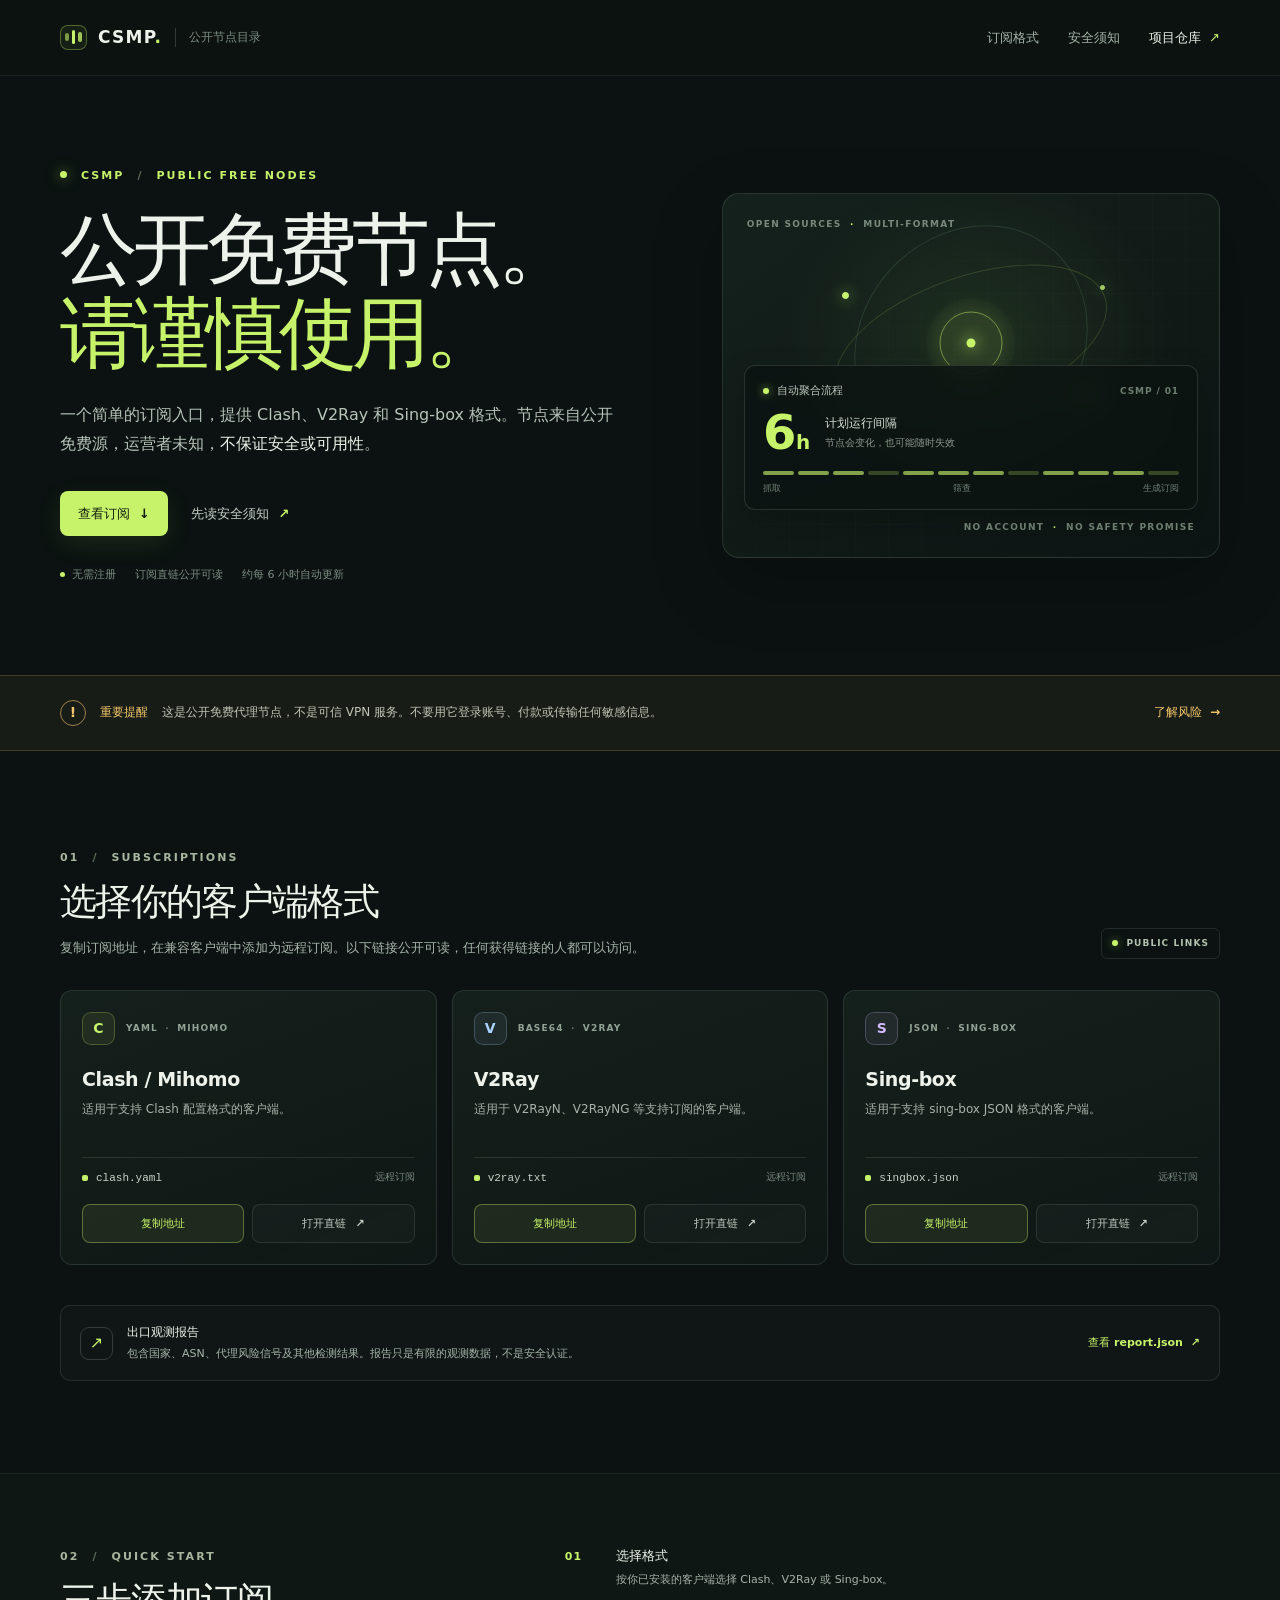
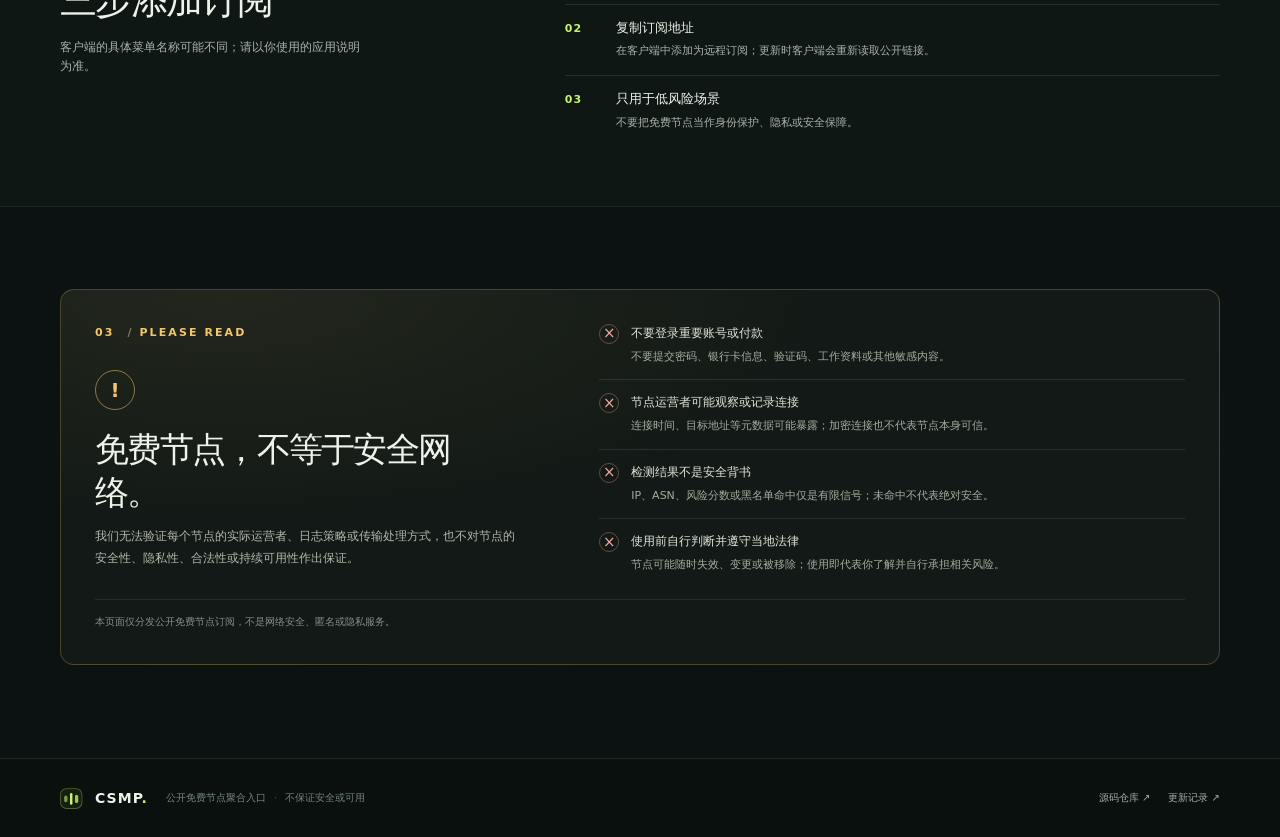
<file: site/index.html>
<!doctype html>
<html lang="zh-CN">
<head>
  <meta charset="utf-8">
  <meta name="viewport" content="width=device-width, initial-scale=1">
  <meta name="color-scheme" content="dark">
  <meta name="theme-color" content="#0b1211">
  <meta name="referrer" content="no-referrer">
  <meta http-equiv="Content-Security-Policy" content="default-src 'self'; base-uri 'none'; object-src 'none'; script-src 'self'; style-src 'self'; img-src 'self' data:; connect-src 'self'; form-action 'none'; upgrade-insecure-requests">
  <meta name="description" content="CSMP 公开免费节点订阅入口：Clash、V2Ray 与 Sing-box。节点来源不可信，不保证安全，请勿传输敏感信息。">
  <meta property="og:type" content="website">
  <meta property="og:title" content="CSMP — 公开免费节点">
  <meta property="og:description" content="公开免费节点聚合入口。节点不保证安全，请勿用于账号、付款或敏感信息。">
  <meta property="og:url" content="https://csmp.si/">
  <link rel="canonical" href="https://csmp.si/">
  <link rel="icon" type="image/svg+xml" href="./favicon.svg">
  <link rel="stylesheet" href="./assets/site.css">
  <script src="./assets/site.js" defer></script>
  <title>CSMP — 公开免费节点</title>
</head>
<body>
  <a class="skip-link" href="#main">跳到主要内容</a>
  <header class="site-header">
    <div class="wrap nav-wrap">
      <a class="brand" href="./" aria-label="CSMP 首页">
        <span class="brand-mark" aria-hidden="true"><span></span><span></span><span></span></span>
        <span class="brand-name">CSMP<span class="brand-dot">.</span></span>
        <span class="brand-tag">公开节点目录</span>
      </a>
      <nav class="main-nav" aria-label="主导航">
        <a href="#subscriptions">订阅格式</a>
        <a href="#safety">安全须知</a>
        <a class="nav-github" href="https://github.com/cesar699/aggregator" target="_blank" rel="noopener noreferrer">项目仓库 <span aria-hidden="true">↗</span></a>
      </nav>
    </div>
  </header>

  <main id="main">
    <section class="hero wrap" aria-labelledby="hero-title">
      <div class="hero-copy">
        <p class="eyebrow"><span class="eyebrow-dot" aria-hidden="true"></span> CSMP <span class="eyebrow-slash">/</span> PUBLIC FREE NODES</p>
        <h1 id="hero-title">公开免费节点。<br><span>请谨慎使用。</span></h1>
        <p class="hero-lede">一个简单的订阅入口，提供 Clash、V2Ray 和 Sing-box 格式。节点来自公开免费源，运营者未知，<strong>不保证安全或可用性</strong>。</p>
        <div class="hero-actions">
          <a class="button button-primary" href="#subscriptions">查看订阅 <span aria-hidden="true">↓</span></a>
          <a class="text-link" href="#safety">先读安全须知 <span aria-hidden="true">↗</span></a>
        </div>
        <div class="hero-meta">
          <span><i class="meta-spark" aria-hidden="true"></i> 无需注册</span>
          <span>订阅直链公开可读</span>
          <span>约每 6 小时自动更新</span>
        </div>
      </div>
      <div class="hero-visual" aria-label="公开节点聚合流程示意图" role="img">
        <div class="visual-grid" aria-hidden="true"></div>
        <div class="orbit orbit-one" aria-hidden="true"></div>
        <div class="orbit orbit-two" aria-hidden="true"></div>
        <div class="orbit-core" aria-hidden="true"><span class="core-ring"></span><span class="core-center"></span></div>
        <span class="node node-a" aria-hidden="true"></span>
        <span class="node node-b" aria-hidden="true"></span>
        <span class="node node-c" aria-hidden="true"></span>
        <span class="node node-d" aria-hidden="true"></span>
        <span class="visual-caption caption-top">OPEN SOURCES <b>·</b> MULTI-FORMAT</span>
        <div class="visual-card">
          <div class="visual-card-head"><span class="mini-pulse" aria-hidden="true"></span> 自动聚合流程 <span class="card-code">CSMP / 01</span></div>
          <div class="visual-card-main"><strong>6<span>h</span></strong><div>计划运行间隔<small>节点会变化，也可能随时失效</small></div></div>
          <div class="visual-progress" aria-hidden="true"><i></i><i></i><i></i><i></i><i></i><i></i><i></i><i></i><i></i><i></i><i></i><i></i></div>
          <div class="visual-card-foot"><span>抓取</span><span>筛查</span><span>生成订阅</span></div>
        </div>
        <span class="visual-caption caption-bottom">NO ACCOUNT <b>·</b> NO SAFETY PROMISE</span>
      </div>
    </section>

    <section class="notice-band" aria-label="重要安全提醒">
      <div class="wrap notice-inner">
        <span class="notice-icon" aria-hidden="true">!</span>
        <p><strong>重要提醒</strong><span>这是公开免费代理节点，不是可信 VPN 服务。不要用它登录账号、付款或传输任何敏感信息。</span></p>
        <a href="#safety" aria-label="查看完整安全须知">了解风险 <span aria-hidden="true">→</span></a>
      </div>
    </section>

    <section class="section wrap" id="subscriptions" aria-labelledby="subscriptions-title">
      <div class="section-heading">
        <div>
          <p class="eyebrow section-eyebrow">01 <span class="eyebrow-slash">/</span> SUBSCRIPTIONS</p>
          <h2 id="subscriptions-title">选择你的客户端格式</h2>
          <p class="section-intro">复制订阅地址，在兼容客户端中添加为远程订阅。以下链接公开可读，任何获得链接的人都可以访问。</p>
        </div>
        <span class="public-label"><span aria-hidden="true"></span> PUBLIC LINKS</span>
      </div>
      <div class="format-grid">
        <article class="format-card">
          <div class="format-card-top"><span class="format-icon icon-clash" aria-hidden="true">C</span><span class="format-kind">YAML <i>·</i> MIHOMO</span></div>
          <h3>Clash / Mihomo</h3>
          <p>适用于支持 Clash 配置格式的客户端。</p>
          <div class="format-file"><span class="file-dot" aria-hidden="true"></span> clash.yaml <span>远程订阅</span></div>
          <div class="card-actions">
            <button class="button button-copy" type="button" aria-label="复制 Clash / Mihomo 订阅地址" data-copy="https://gist.githubusercontent.com/cesar699/24c6aea70f95c6f67a5cc66515e90081/raw/clash.yaml">复制地址</button>
            <a class="button button-open" aria-label="打开 Clash / Mihomo 订阅直链" href="https://gist.githubusercontent.com/cesar699/24c6aea70f95c6f67a5cc66515e90081/raw/clash.yaml" target="_blank" rel="noopener noreferrer">打开直链 <span aria-hidden="true">↗</span></a>
          </div>
        </article>
        <article class="format-card">
          <div class="format-card-top"><span class="format-icon icon-v2ray" aria-hidden="true">V</span><span class="format-kind">BASE64 <i>·</i> V2RAY</span></div>
          <h3>V2Ray</h3>
          <p>适用于 V2RayN、V2RayNG 等支持订阅的客户端。</p>
          <div class="format-file"><span class="file-dot" aria-hidden="true"></span> v2ray.txt <span>远程订阅</span></div>
          <div class="card-actions">
            <button class="button button-copy" type="button" aria-label="复制 V2Ray 订阅地址" data-copy="https://gist.githubusercontent.com/cesar699/24c6aea70f95c6f67a5cc66515e90081/raw/v2ray.txt">复制地址</button>
            <a class="button button-open" aria-label="打开 V2Ray 订阅直链" href="https://gist.githubusercontent.com/cesar699/24c6aea70f95c6f67a5cc66515e90081/raw/v2ray.txt" target="_blank" rel="noopener noreferrer">打开直链 <span aria-hidden="true">↗</span></a>
          </div>
        </article>
        <article class="format-card">
          <div class="format-card-top"><span class="format-icon icon-singbox" aria-hidden="true">S</span><span class="format-kind">JSON <i>·</i> SING-BOX</span></div>
          <h3>Sing-box</h3>
          <p>适用于支持 sing-box JSON 格式的客户端。</p>
          <div class="format-file"><span class="file-dot" aria-hidden="true"></span> singbox.json <span>远程订阅</span></div>
          <div class="card-actions">
            <button class="button button-copy" type="button" aria-label="复制 Sing-box 订阅地址" data-copy="https://gist.githubusercontent.com/cesar699/24c6aea70f95c6f67a5cc66515e90081/raw/singbox.json">复制地址</button>
            <a class="button button-open" aria-label="打开 Sing-box 订阅直链" href="https://gist.githubusercontent.com/cesar699/24c6aea70f95c6f67a5cc66515e90081/raw/singbox.json" target="_blank" rel="noopener noreferrer">打开直链 <span aria-hidden="true">↗</span></a>
          </div>
        </article>
      </div>
      <p class="copy-note" id="copy-status" aria-live="polite" aria-atomic="true"></p>
      <div class="report-row">
        <div class="report-mark" aria-hidden="true">↗</div>
        <div><strong>出口观测报告</strong><span>包含国家、ASN、代理风险信号及其他检测结果。报告只是有限的观测数据，不是安全认证。</span></div>
        <a href="https://gist.githubusercontent.com/cesar699/24c6aea70f95c6f67a5cc66515e90081/raw/report.json" target="_blank" rel="noopener noreferrer">查看 report.json <span aria-hidden="true">↗</span></a>
      </div>
    </section>

    <section class="steps-section" aria-labelledby="steps-title">
      <div class="wrap steps-wrap">
        <div class="steps-title">
          <p class="eyebrow section-eyebrow">02 <span class="eyebrow-slash">/</span> QUICK START</p>
          <h2 id="steps-title">三步添加订阅</h2>
          <p>客户端的具体菜单名称可能不同；请以你使用的应用说明为准。</p>
        </div>
        <ol class="steps-list">
          <li><span class="step-number">01</span><div><strong>选择格式</strong><p>按你已安装的客户端选择 Clash、V2Ray 或 Sing-box。</p></div></li>
          <li><span class="step-number">02</span><div><strong>复制订阅地址</strong><p>在客户端中添加为远程订阅；更新时客户端会重新读取公开链接。</p></div></li>
          <li><span class="step-number">03</span><div><strong>只用于低风险场景</strong><p>不要把免费节点当作身份保护、隐私或安全保障。</p></div></li>
        </ol>
      </div>
    </section>

    <section class="safety-section wrap" id="safety" aria-labelledby="safety-title">
      <div class="safety-panel">
        <div class="safety-heading">
          <p class="eyebrow safety-eyebrow">03 <span>/</span> PLEASE READ</p>
          <div class="safety-icon" aria-hidden="true"><span>!</span></div>
          <h2 id="safety-title">免费节点，不等于安全网络。</h2>
          <p>我们无法验证每个节点的实际运营者、日志策略或传输处理方式，也不对节点的安全性、隐私性、合法性或持续可用性作出保证。</p>
        </div>
        <ul class="safety-list">
          <li><span class="check-cross" aria-hidden="true">×</span><span><strong>不要登录重要账号或付款</strong><small>不要提交密码、银行卡信息、验证码、工作资料或其他敏感内容。</small></span></li>
          <li><span class="check-cross" aria-hidden="true">×</span><span><strong>节点运营者可能观察或记录连接</strong><small>连接时间、目标地址等元数据可能暴露；加密连接也不代表节点本身可信。</small></span></li>
          <li><span class="check-cross" aria-hidden="true">×</span><span><strong>检测结果不是安全背书</strong><small>IP、ASN、风险分数或黑名单命中仅是有限信号；未命中不代表绝对安全。</small></span></li>
          <li><span class="check-cross" aria-hidden="true">×</span><span><strong>使用前自行判断并遵守当地法律</strong><small>节点可能随时失效、变更或被移除；使用即代表你了解并自行承担相关风险。</small></span></li>
        </ul>
        <p class="safety-footnote">本页面仅分发公开免费节点订阅，不是网络安全、匿名或隐私服务。</p>
      </div>
    </section>
  </main>

  <footer class="site-footer">
    <div class="wrap footer-inner">
      <a class="brand footer-brand" href="./" aria-label="CSMP 首页"><span class="brand-mark" aria-hidden="true"><span></span><span></span><span></span></span><span class="brand-name">CSMP<span class="brand-dot">.</span></span></a>
      <p>公开免费节点聚合入口 <span>·</span> 不保证安全或可用</p>
      <div class="footer-links"><a href="https://github.com/cesar699/aggregator" target="_blank" rel="noopener noreferrer">源码仓库 ↗</a><a href="https://github.com/cesar699/aggregator/actions/workflows/free-nodes.yaml" target="_blank" rel="noopener noreferrer">更新记录 ↗</a></div>
    </div>
  </footer>
  <div class="toast" id="toast" role="status" aria-live="polite" aria-atomic="true"></div>
</body>
</html>
</file>
<file: site/assets/site.css>
:root {
  color-scheme: dark;
  --bg: #0b1211;
  --bg-soft: #101a17;
  --panel: #121d19;
  --panel-2: #17231e;
  --line: rgba(225, 239, 221, .11);
  --line-strong: rgba(225, 239, 221, .18);
  --text: #edf3ea;
  --muted: #a6b4aa;
  --dim: #7d8d83;
  --lime: #c7f36b;
  --lime-ink: #14200d;
  --amber: #f3c76a;
  --danger: #f0a69b;
  --max: 1160px;
  font-family: ui-sans-serif, system-ui, -apple-system, BlinkMacSystemFont, "Segoe UI", "Noto Sans SC", "Microsoft YaHei", sans-serif;
  font-synthesis: none;
  text-rendering: optimizeLegibility;
  -webkit-font-smoothing: antialiased;
  -moz-osx-font-smoothing: grayscale;
}
* { box-sizing: border-box; }
html { scroll-behavior: smooth; scroll-padding-top: 86px; }
body { margin: 0; min-width: 320px; background: var(--bg); color: var(--text); font-size: 15px; line-height: 1.65; }
a { color: inherit; text-decoration: none; }
button { font: inherit; }
::selection { color: var(--bg); background: var(--lime); }
:focus-visible { outline: 2px solid var(--lime); outline-offset: 4px; }
.wrap { width: min(var(--max), calc(100% - 48px)); margin-inline: auto; }
.skip-link { position: absolute; left: 16px; top: -60px; z-index: 20; padding: 10px 14px; border-radius: 8px; color: var(--bg); background: var(--lime); font-weight: 700; }
.skip-link:focus { top: 12px; }
.site-header { height: 76px; border-bottom: 1px solid rgba(225, 239, 221, .075); background: rgba(11, 18, 17, .86); }
.nav-wrap, .brand, .main-nav { display: flex; align-items: center; }
.nav-wrap { justify-content: space-between; height: 100%; }
.brand { gap: 11px; white-space: nowrap; }
.brand-mark { position: relative; display: inline-flex; align-items: center; gap: 3px; width: 27px; height: 25px; padding: 4px; border: 1px solid rgba(199, 243, 107, .34); border-radius: 8px; background: rgba(199, 243, 107, .06); }
.brand-mark span { display: block; width: 4px; border-radius: 5px; background: var(--lime); }
.brand-mark span:nth-child(1) { height: 8px; opacity: .58; }
.brand-mark span:nth-child(2) { height: 14px; }
.brand-mark span:nth-child(3) { height: 10px; opacity: .78; }
.brand-name { font-size: 17px; font-weight: 800; letter-spacing: .075em; }
.brand-dot { color: var(--lime); }
.brand-tag { margin-left: 2px; padding-left: 13px; border-left: 1px solid var(--line-strong); color: var(--dim); font-size: 12px; }
.main-nav { gap: 29px; color: var(--muted); font-size: 13px; }
.main-nav a { transition: color .2s ease; }
.main-nav a:hover, .footer-links a:hover { color: var(--lime); }
.main-nav .nav-github { color: var(--text); }
.main-nav .nav-github span { color: var(--lime); margin-left: 4px; }
.hero { display: grid; grid-template-columns: minmax(0, 1.08fr) minmax(390px, .92fr); align-items: center; gap: clamp(36px, 6vw, 92px); padding-top: 91px; padding-bottom: 91px; }
.eyebrow { margin: 0 0 22px; color: var(--lime); font-size: 11px; font-weight: 760; letter-spacing: .19em; }
.eyebrow-dot { display: inline-block; width: 7px; height: 7px; margin-right: 8px; border-radius: 50%; background: var(--lime); box-shadow: 0 0 13px rgba(199, 243, 107, .6); vertical-align: 1px; }
.eyebrow-slash { margin-inline: 7px; color: #60705e; }
h1, h2, h3, p { overflow-wrap: anywhere; }
.hero h1 { margin: 0; font-size: clamp(45px, 6.5vw, 78px); line-height: 1.08; letter-spacing: -.065em; font-weight: 760; }
.hero h1 span { color: var(--lime); }
.hero-lede { max-width: 565px; margin: 24px 0 0; color: #b7c4ba; font-size: 16px; line-height: 1.85; }
.hero-lede strong { color: var(--text); font-weight: 700; }
.hero-actions { display: flex; align-items: center; gap: 23px; margin-top: 32px; }
.button { display: inline-flex; min-height: 45px; align-items: center; justify-content: center; gap: 9px; padding: 0 17px; border: 1px solid transparent; border-radius: 8px; cursor: pointer; font-size: 13px; font-weight: 700; transition: transform .18s ease, border-color .18s ease, background .18s ease, color .18s ease; }
.button:hover { transform: translateY(-1px); }
.button-primary { color: var(--lime-ink); background: var(--lime); box-shadow: 0 8px 24px rgba(148, 196, 63, .12); }
.button-primary:hover { background: #d5ff7a; }
.text-link { color: #c7d1c9; font-size: 13px; font-weight: 650; }
.text-link span { padding-left: 5px; color: var(--lime); }
.text-link:hover { color: var(--lime); }
.hero-meta { display: flex; flex-wrap: wrap; gap: 8px 19px; margin-top: 30px; color: var(--dim); font-size: 11px; }
.hero-meta span { display: inline-flex; align-items: center; gap: 7px; }
.meta-spark { width: 5px; height: 5px; border-radius: 50%; background: var(--lime); }
.hero-visual { position: relative; min-height: 365px; overflow: hidden; border: 1px solid rgba(215, 240, 204, .12); border-radius: 17px; background: radial-gradient(ellipse at 52% 40%, rgba(102, 144, 72, .16), transparent 53%), linear-gradient(145deg, #14211c 0%, #101a17 56%, #0c1513 100%); box-shadow: 0 24px 70px rgba(0, 0, 0, .22); isolation: isolate; }
.visual-grid { position: absolute; inset: 0; opacity: .22; background-image: linear-gradient(rgba(211, 239, 194, .08) 1px, transparent 1px), linear-gradient(90deg, rgba(211, 239, 194, .08) 1px, transparent 1px); background-size: 33px 33px; mask-image: linear-gradient(135deg, transparent 10%, #000 52%, transparent 95%); }
.orbit { position: absolute; left: 50%; top: 41%; border: 1px solid rgba(199, 243, 107, .16); border-radius: 50%; transform: translate(-50%, -50%) rotate(-19deg); }
.orbit-one { width: 284px; height: 134px; }
.orbit-two { width: 219px; height: 249px; transform: translate(-50%, -50%) rotate(43deg); border-color: rgba(137, 190, 142, .16); }
.orbit-core { position: absolute; left: 50%; top: 41%; display: grid; place-items: center; width: 89px; height: 89px; transform: translate(-50%, -50%); border-radius: 50%; background: radial-gradient(circle, rgba(199, 243, 107, .14), rgba(199, 243, 107, .02) 70%); }
.core-ring { position: absolute; width: 63px; height: 63px; border: 1px solid rgba(199, 243, 107, .5); border-radius: 50%; box-shadow: 0 0 27px rgba(199, 243, 107, .11), inset 0 0 18px rgba(199, 243, 107, .09); }
.core-center { width: 9px; height: 9px; border-radius: 50%; background: var(--lime); box-shadow: 0 0 16px rgba(199, 243, 107, .8); }
.node { position: absolute; z-index: 1; width: 7px; height: 7px; border: 1px solid #d4fb88; border-radius: 50%; background: #c7f36b; box-shadow: 0 0 14px rgba(199, 243, 107, .7); }
.node-a { left: 24%; top: 27%; }.node-b { right: 23%; top: 25%; width: 5px; height: 5px; opacity: .8; }.node-c { left: 24%; top: 55%; width: 5px; height: 5px; opacity: .76; }.node-d { right: 26%; top: 54%; width: 8px; height: 8px; }
.visual-caption { position: absolute; z-index: 2; color: #798a7d; font-size: 9px; font-weight: 650; letter-spacing: .15em; }
.visual-caption b { padding-inline: 4px; color: var(--lime); }
.caption-top { top: 23px; left: 24px; }.caption-bottom { right: 24px; bottom: 22px; }
.visual-card { position: absolute; z-index: 3; right: 21px; bottom: 47px; left: 21px; padding: 16px 18px 13px; border: 1px solid rgba(228, 239, 224, .13); border-radius: 11px; background: rgba(12, 20, 17, .83); box-shadow: 0 14px 34px rgba(0, 0, 0, .2); backdrop-filter: blur(12px); }
.visual-card-head { display: flex; align-items: center; color: #bbc8bd; font-size: 11px; font-weight: 650; }
.mini-pulse { width: 6px; height: 6px; margin-right: 8px; border-radius: 50%; background: var(--lime); box-shadow: 0 0 9px rgba(199, 243, 107, .7); }
.card-code { margin-left: auto; color: #6e7e71; font-size: 9px; letter-spacing: .1em; }
.visual-card-main { display: flex; align-items: center; gap: 15px; margin-top: 6px; }
.visual-card-main strong { color: var(--lime); font-size: 48px; line-height: 1.1; letter-spacing: -.07em; }
.visual-card-main strong span { margin-left: 3px; font-size: 20px; font-weight: 550; letter-spacing: 0; }
.visual-card-main div { display: grid; gap: 2px; color: #d5ded5; font-size: 12px; font-weight: 650; }
.visual-card-main small { color: #89988d; font-size: 10px; font-weight: 450; }
.visual-progress { display: flex; gap: 4px; height: 4px; margin-top: 12px; }
.visual-progress i { flex: 1; border-radius: 4px; background: rgba(199, 243, 107, .64); }.visual-progress i:nth-child(4n) { opacity: .36; }
.visual-card-foot { display: flex; justify-content: space-between; margin-top: 6px; color: #718077; font-size: 9px; }
.notice-band { border-block: 1px solid rgba(243, 199, 106, .18); background: rgba(243, 199, 106, .055); }
.notice-inner { display: flex; align-items: center; gap: 14px; min-height: 74px; }
.notice-icon { display: grid; flex: 0 0 26px; place-items: center; width: 26px; height: 26px; border: 1px solid rgba(243, 199, 106, .6); border-radius: 50%; color: var(--amber); font-size: 14px; font-weight: 800; }
.notice-inner p { display: flex; flex: 1; flex-wrap: wrap; gap: 4px 14px; margin: 0; font-size: 12px; }
.notice-inner p strong { color: var(--amber); white-space: nowrap; }.notice-inner p span { color: #c1c4b7; }
.notice-inner > a { flex: 0 0 auto; color: var(--amber); font-size: 12px; font-weight: 700; }.notice-inner > a span { margin-left: 4px; }
.section { padding-block: 98px 92px; }
.section-heading { display: flex; justify-content: space-between; align-items: end; gap: 20px; margin-bottom: 31px; }
.section-eyebrow { margin-bottom: 12px; color: #a8b69f; }
.section-heading h2, .steps-title h2 { margin: 0; font-size: clamp(27px, 3vw, 37px); letter-spacing: -.045em; line-height: 1.25; }
.section-intro { max-width: 650px; margin: 12px 0 0; color: var(--muted); font-size: 13px; }
.public-label { display: inline-flex; align-items: center; gap: 8px; padding: 7px 10px; border: 1px solid var(--line); border-radius: 6px; color: #b1c1ad; font-size: 9px; font-weight: 700; letter-spacing: .12em; white-space: nowrap; }
.public-label span { width: 6px; height: 6px; border-radius: 50%; background: var(--lime); box-shadow: 0 0 8px rgba(199, 243, 107, .5); }
.format-grid { display: grid; grid-template-columns: repeat(3, 1fr); gap: 15px; }
.format-card { display: flex; flex-direction: column; min-height: 262px; padding: 21px; border: 1px solid var(--line); border-radius: 12px; background: linear-gradient(160deg, rgba(23, 35, 30, .83), rgba(16, 26, 23, .7)); transition: transform .2s ease, border-color .2s ease, background .2s ease; }
.format-card:hover { transform: translateY(-3px); border-color: rgba(199, 243, 107, .3); background: linear-gradient(160deg, rgba(27, 43, 35, .95), rgba(17, 29, 23, .86)); }
.format-card-top { display: flex; align-items: center; gap: 11px; }
.format-icon { display: grid; place-items: center; width: 33px; height: 33px; border: 1px solid rgba(199, 243, 107, .24); border-radius: 9px; color: var(--lime); background: rgba(199, 243, 107, .075); font-size: 14px; font-weight: 800; }
.icon-v2ray { color: #a8d3ff; border-color: rgba(168, 211, 255, .24); background: rgba(168, 211, 255, .075); }.icon-singbox { color: #d2baff; border-color: rgba(210, 186, 255, .24); background: rgba(210, 186, 255, .075); }
.format-kind { color: #92a294; font-size: 9px; font-weight: 700; letter-spacing: .13em; }.format-kind i { color: #647269; font-style: normal; margin-inline: 3px; }
.format-card h3 { margin: 19px 0 5px; font-size: 19px; letter-spacing: -.02em; }.format-card > p { min-height: 40px; margin: 0; color: var(--muted); font-size: 12px; }
.format-file { display: flex; align-items: center; gap: 8px; margin-top: 17px; padding-top: 11px; border-top: 1px solid var(--line); color: #c8d3c9; font-family: ui-monospace, SFMono-Regular, Menlo, Consolas, monospace; font-size: 11px; }
.format-file > span:last-child { margin-left: auto; color: #78877e; font-family: inherit; font-size: 10px; }
.file-dot { width: 6px; height: 6px; border-radius: 2px; background: var(--lime); }
.card-actions { display: flex; gap: 8px; margin-top: auto; padding-top: 17px; }.card-actions .button { flex: 1; min-height: 39px; padding-inline: 8px; font-size: 11px; }
.button-copy { border-color: rgba(199, 243, 107, .36); color: var(--lime); background: rgba(199, 243, 107, .08); }.button-copy:hover { background: rgba(199, 243, 107, .16); }
.button-open { border-color: var(--line); color: #c2cdc4; background: rgba(255, 255, 255, .025); }.button-open:hover { border-color: var(--line-strong); color: var(--text); }
.copy-helper { position: fixed; left: -9999px; top: 0; opacity: 0; pointer-events: none; }
.copy-note { min-height: 16px; margin: 8px 0 0; color: var(--lime); font-size: 11px; }
.report-row { display: flex; align-items: center; gap: 14px; margin-top: 16px; padding: 17px 19px; border: 1px solid var(--line); border-radius: 10px; background: rgba(255, 255, 255, .02); }
.report-mark { display: grid; flex: 0 0 33px; place-items: center; width: 33px; height: 33px; border: 1px solid var(--line-strong); border-radius: 9px; color: var(--lime); font-size: 16px; }
.report-row > div:nth-child(2) { display: grid; gap: 2px; flex: 1; }.report-row strong { font-size: 12px; }.report-row span { color: var(--muted); font-size: 11px; }
.report-row > a { flex: 0 0 auto; color: var(--lime); font-size: 11px; font-weight: 700; }.report-row > a span { margin-left: 4px; color: var(--lime); }
.steps-section { border-block: 1px solid rgba(225, 239, 221, .07); background: #0e1714; }
.steps-wrap { display: grid; grid-template-columns: .8fr 1.2fr; gap: 68px; padding-block: 74px; }
.steps-title p:last-child { max-width: 300px; margin: 13px 0 0; color: var(--muted); font-size: 12px; }
.steps-list { display: grid; gap: 0; margin: 0; padding: 0; list-style: none; }
.steps-list li { display: flex; gap: 17px; padding: 15px 0; border-bottom: 1px solid var(--line); }.steps-list li:first-child { padding-top: 0; }.steps-list li:last-child { padding-bottom: 0; border: 0; }
.step-number { flex: 0 0 34px; color: var(--lime); font-size: 11px; font-weight: 750; letter-spacing: .1em; }
.steps-list strong { display: block; margin-top: -3px; font-size: 13px; }.steps-list p { margin: 4px 0 0; color: var(--muted); font-size: 11px; }
.safety-section { padding-block: 82px 93px; }
.safety-panel { display: grid; grid-template-columns: .88fr 1.12fr; gap: 44px; padding: 34px; border: 1px solid rgba(243, 199, 106, .24); border-radius: 14px; background: radial-gradient(ellipse at 14% 0%, rgba(243, 199, 106, .075), transparent 45%), #121916; }
.safety-heading { position: relative; }.safety-eyebrow { color: var(--amber); margin-bottom: 28px; }.safety-eyebrow span { margin-left: 7px; color: #8e7e59; }
.safety-icon { display: grid; place-items: center; width: 40px; height: 40px; margin-bottom: 18px; border: 1px solid rgba(243, 199, 106, .52); border-radius: 50%; color: var(--amber); font-size: 20px; font-weight: 700; }
.safety-heading h2 { max-width: 390px; margin: 0; font-size: clamp(25px, 3vw, 34px); letter-spacing: -.05em; line-height: 1.25; }
.safety-heading > p:last-child { max-width: 420px; margin: 13px 0 0; color: #b2b8ab; font-size: 12px; line-height: 1.8; }
.safety-list { display: grid; align-content: center; gap: 0; margin: 0; padding: 0; list-style: none; }
.safety-list li { display: flex; gap: 12px; padding: 13px 0; border-bottom: 1px solid rgba(238, 227, 195, .11); }.safety-list li:first-child { padding-top: 0; }.safety-list li:last-child { padding-bottom: 0; border-bottom: 0; }
.check-cross { display: grid; flex: 0 0 20px; place-items: center; width: 20px; height: 20px; border: 1px solid rgba(240, 166, 155, .35); border-radius: 50%; color: var(--danger); font-size: 15px; line-height: 1; }
.safety-list strong { display: block; color: #e2e5da; font-size: 12px; }.safety-list small { display: block; margin-top: 4px; color: #a5ada0; font-size: 11px; line-height: 1.7; }
.safety-footnote { grid-column: 1 / -1; margin: -20px 0 0; padding-top: 14px; border-top: 1px solid rgba(238, 227, 195, .1); color: #879087; font-size: 10px; }
.site-footer { border-top: 1px solid var(--line); background: #09100e; }.footer-inner { display: flex; align-items: center; min-height: 78px; gap: 18px; }
.footer-brand { gap: 8px; }.footer-brand .brand-mark { transform: scale(.83); transform-origin: left center; }.footer-brand .brand-name { font-size: 14px; }
.footer-inner > p { flex: 1; margin: 0; color: #77867c; font-size: 10px; }.footer-inner > p span { padding-inline: 5px; color: #45534a; }
.footer-links { display: flex; gap: 18px; color: #a4b0a7; font-size: 10px; }
.toast { position: fixed; z-index: 10; right: 20px; bottom: 20px; max-width: calc(100% - 40px); padding: 10px 15px; border: 1px solid rgba(199, 243, 107, .32); border-radius: 8px; color: var(--text); background: #17251c; box-shadow: 0 10px 32px rgba(0,0,0,.35); font-size: 12px; opacity: 0; pointer-events: none; transform: translateY(8px); transition: opacity .18s ease, transform .18s ease; }
.toast.is-visible { opacity: 1; transform: translateY(0); }
@media (max-width: 900px) {
  .hero { grid-template-columns: 1fr minmax(310px, .85fr); gap: 30px; padding-block: 72px; }.hero-visual { min-height: 330px; }
  .hero h1 { font-size: clamp(43px, 6vw, 61px); }.hero-meta { gap: 8px 12px; }
  .format-card { padding: 17px; }.format-card h3 { font-size: 17px; }.card-actions { flex-wrap: wrap; }
  .steps-wrap { gap: 38px; }.safety-panel { gap: 28px; padding: 27px; }
}
@media (max-width: 700px) {
  .wrap { width: min(var(--max), calc(100% - 34px)); }
  .site-header { height: 65px; }.brand-tag { display: none; }.main-nav { gap: 15px; font-size: 11px; }.main-nav a:first-child { display: none; }
  .hero { grid-template-columns: 1fr; gap: 34px; padding-block: 57px 48px; }.hero-copy { max-width: 630px; }.hero h1 { font-size: clamp(43px, 12vw, 66px); }.hero-lede { margin-top: 19px; font-size: 14px; }.hero-meta { margin-top: 22px; font-size: 10px; }
  .hero-visual { width: 100%; min-height: 300px; }.orbit { top: 39%; }.orbit-core { top: 39%; }.visual-card { bottom: 37px; }.caption-bottom { bottom: 15px; }
  .notice-inner { gap: 10px; min-height: 82px; }.notice-inner p { display: grid; gap: 1px; font-size: 11px; }.notice-inner > a { font-size: 10px; }
  .section { padding-block: 70px 65px; }.section-heading { align-items: start; }.section-heading h2 { font-size: 28px; }.section-intro { font-size: 12px; }.public-label { margin-top: 26px; padding: 6px 8px; font-size: 8px; }
  .format-grid { grid-template-columns: 1fr; gap: 11px; }.format-card { min-height: 0; padding: 18px; }.format-card h3 { margin-top: 14px; }.format-card > p { min-height: 0; }.format-file { margin-top: 14px; }.card-actions { flex-wrap: nowrap; padding-top: 14px; }.card-actions .button { min-height: 41px; }
  .report-row { align-items: start; gap: 10px; padding: 14px; }.report-row > a { align-self: center; font-size: 10px; }.report-row span { font-size: 10px; }
  .steps-wrap { grid-template-columns: 1fr; gap: 25px; padding-block: 55px; }.steps-title h2 { font-size: 29px; }
  .safety-section { padding-block: 55px; }.safety-panel { grid-template-columns: 1fr; gap: 28px; padding: 22px 18px; }.safety-heading h2 { font-size: 29px; }.safety-footnote { margin-top: -9px; }
  .footer-inner { flex-wrap: wrap; justify-content: space-between; gap: 10px 16px; padding-block: 17px; }.footer-inner > p { order: 3; flex-basis: 100%; }.footer-links { gap: 13px; }
}
@media (max-width: 390px) {
  .main-nav { gap: 10px; }.main-nav .nav-github { font-size: 10px; }
  .hero h1 { font-size: 42px; }.hero-actions { gap: 15px; }.hero-actions .button { padding-inline: 13px; }.hero-meta { gap: 7px 11px; }
  .section-heading { display: block; }.public-label { margin-top: 15px; }.notice-inner > a { display: none; }
  .report-row { flex-wrap: wrap; }.report-row > a { margin-left: 43px; }
}
@media (prefers-reduced-motion: reduce) {
  *, *::before, *::after { scroll-behavior: auto !important; transition-duration: .01ms !important; animation-duration: .01ms !important; animation-iteration-count: 1 !important; }
}
</file>
